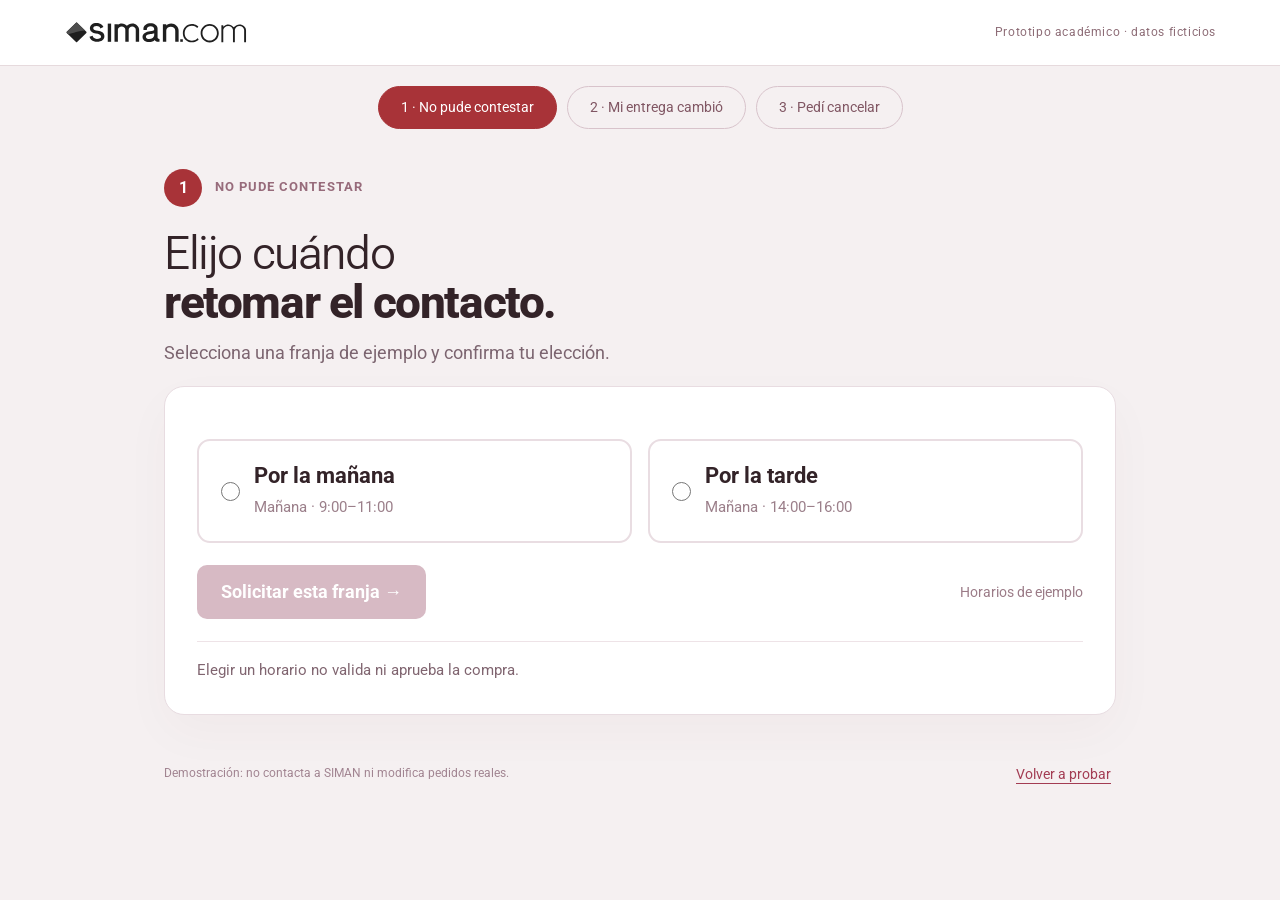
<file: prototipos.html>
<!doctype html><html lang="es"><head><meta charset="utf-8"><meta name="viewport" content="width=device-width,initial-scale=1"><title>Compra Clara · Prueba las soluciones</title><style>
@font-face{font-family:Roboto;src:url('marca/roboto.woff');font-weight:100 900}*{box-sizing:border-box}body{margin:0;font:18px/1.45 Roboto,Arial,sans-serif;color:#332328;background:#f5f0f1}button,input{font:inherit}button{cursor:pointer;min-height:48px}button:focus-visible,input:focus-visible{outline:3px solid #a83338;outline-offset:4px}header{display:flex;justify-content:space-between;align-items:center;gap:20px;padding:22px 5%;background:white;border-bottom:1px solid #e6dadd}header img{width:185px}header small{color:#8d6c76;font-size:12px;letter-spacing:.05em}nav{display:flex;justify-content:center;gap:10px;padding:20px 4%}nav button{background:transparent;color:#805663;border:1px solid #d8c3cb;border-radius:30px;padding:10px 22px;min-height:42px;font-size:14px}nav button[aria-pressed=true]{background:#a83338;color:white;border-color:#a83338}main{max-width:1080px;margin:auto;padding:20px 5% 35px}.top{display:flex;align-items:center;gap:13px;margin-bottom:22px}.number{display:grid;place-items:center;background:#a83338;color:#fff;width:38px;height:38px;border-radius:50%;font-size:16px;font-weight:700}.eyebrow{font-size:13px;font-weight:700;letter-spacing:.08em;text-transform:uppercase;color:#976b7b}h1{font-size:clamp(32px,4vw,46px);line-height:1.08;letter-spacing:-1.4px;font-weight:350;margin:0 0 12px}h1 b{font-weight:800}p{margin:0 0 20px;color:#7c6570}.card{background:white;border:1px solid #e8dce1;border-radius:20px;padding:32px;box-shadow:0 18px 50px #68132e08}.choices{display:grid;grid-template-columns:1fr 1fr;gap:16px;margin:20px 0}.choice{border:2px solid #e9dde2;padding:22px;border-radius:13px;cursor:pointer;display:flex;align-items:center;gap:14px;transition:background .18s,border-color .18s,transform .18s}.choice:hover{border-color:#d7abb9}.choice:has(input:checked){background:#fcf0f4;border-color:#a83338;transform:translateY(-2px)}input{accent-color:#a83338;width:19px;height:19px;margin:0;flex:none}.choice span{display:block}.choice strong{display:block;font-size:22px;line-height:1.2}.choice small{display:block;font-size:15px;color:#9b7f8a;margin-top:8px}.row{display:flex;align-items:center;gap:18px;justify-content:space-between;margin-top:22px;flex-wrap:wrap}.primary{background:#a83338;color:white;border:0;border-radius:10px;padding:14px 24px;font-weight:700;transition:background .18s,transform .18s}.primary:hover{background:#872630}.primary:active{transform:scale(.98)}.primary:disabled{background:#d7bac4;cursor:not-allowed}.secondary{background:transparent;border:1px solid #d9bec8;color:#9b3a50;padding:13px 21px;border-radius:10px}.muted{color:#9b7b87;font-size:14px}.rule{border-top:1px solid #eee3e7;padding-top:18px;margin-top:22px;font-size:15px;color:#806570}.confirm{display:grid;grid-template-columns:70px 1fr;gap:25px;align-items:start;padding:22px 0}.check{display:grid;place-items:center;width:65px;height:65px;border-radius:50%;background:#f5e2e9;color:#a83338;font-size:36px;animation:pop .35s ease-out}.confirm h2{margin:0 0 12px;font-size:31px;letter-spacing:-.7px}.confirm p{margin:0;font-size:21px}.stamp{margin:25px 0 0;padding:20px 24px;background:#faf2f5;border-left:4px solid #a83338;border-radius:0 10px 10px 0;color:#82485d;font-size:17px}.compare{display:grid;grid-template-columns:1fr 48px 1fr;align-items:center;gap:15px}.datecard{padding:28px;background:#f6f2f3;border:1px solid #e9dfe3;border-radius:16px}.datecard.new{background:#f6e4eb;border-color:#e5c2cf}.datecard small{color:#986d7d;font-size:13px;font-weight:700;letter-spacing:.08em}.datecard strong{display:block;font-size:42px;line-height:1.1;margin:17px 0 7px;letter-spacing:-1.5px}.datecard span{font-size:17px;color:#7d5869}.arrow{text-align:center;font-size:31px;color:#a83338}.impact{margin:24px 0 0;padding:18px 22px;background:#fcf5f7;border-radius:12px}.impact strong{display:block;font-size:20px;margin-bottom:7px}.impact p{margin:0;font-size:17px}.timeline{display:grid;grid-template-columns:1fr 1fr 1fr;gap:20px;position:relative;margin:32px 0 22px}.timeline:before{content:'';position:absolute;top:19px;left:30px;right:30px;height:2px;background:#eadbe2}.event{position:relative}.dot{display:grid;place-items:center;background:#f0e6eb;color:#a88b97;width:40px;height:40px;border-radius:50%;font-size:16px;font-weight:800;margin-bottom:20px;transition:background .25s,color .25s}.event.done .dot{background:#a83338;color:white;animation:pop .3s ease-out}.event h3{font-size:21px;line-height:1.2;margin:0 0 10px}.event p{font-size:16px;max-width:230px}.status{padding:14px 20px;background:#f9edf2;border-radius:10px;font-size:19px;color:#8d334f;font-weight:650}.demo-controls{display:flex;justify-content:space-between;align-items:center;gap:20px;margin-top:24px;border-top:1px dashed #dfcbd4;padding-top:18px}.demo-controls small{font-size:13px;color:#a18491}.footer{max-width:1080px;margin:auto;padding:0 5% 25px;display:flex;justify-content:space-between;align-items:center;gap:20px;font-size:12px;color:#a18491}.link{background:none;border:0;padding:5px;color:#a33c53;text-decoration:underline;text-underline-offset:4px;font-size:14px}.animate{animation:reveal .28s ease-out}.live{font-size:14px;color:#93405b;min-height:20px;margin-top:12px}@keyframes reveal{from{opacity:0;transform:translateY(8px)}to{opacity:1;transform:none}}@keyframes pop{from{opacity:.3;transform:scale(.8)}to{opacity:1;transform:scale(1)}}body.embed nav{display:none}body.embed header{padding:14px 4%;height:58px}body.embed header img{width:150px}body.embed main{max-width:1240px;padding:20px 4% 10px}body.embed .top{margin-bottom:12px}body.embed h1{font-size:36px}body.embed .card{padding:25px 30px}body.embed .footer{max-width:1240px;padding:0 4% 12px}body.embed .datecard{padding:22px}body.embed .timeline{margin-top:20px}body.embed .rule{margin-top:15px;padding-top:15px}@media(max-width:650px){header{padding:18px 6%}header img{width:145px}header small{max-width:140px;text-align:right}nav{flex-wrap:wrap;gap:6px}nav button{padding:8px 12px;font-size:12px}.choices{grid-template-columns:1fr}.choice{padding:18px}.card{padding:22px}main{padding:18px 6% 25px}.compare{gap:6px;grid-template-columns:1fr 25px 1fr}.datecard{padding:18px}.datecard strong{font-size:29px}.datecard span{font-size:14px}.arrow{font-size:23px}.timeline{gap:12px}.event h3{font-size:17px}.event p{font-size:14px}.demo-controls{align-items:flex-start;flex-direction:column}.footer{padding:0 6% 20px}body.embed .choice strong{font-size:19px}}@media(prefers-reduced-motion:reduce){*,*:before,*:after{animation:none!important;transition:none!important}}
@media(min-width:900px){body.embed main{display:grid;grid-template-columns:290px minmax(0,1fr);grid-template-rows:auto auto 1fr;column-gap:30px;padding-top:18px;padding-bottom:8px}body.embed .top{grid-column:1;grid-row:1;margin-top:14px}body.embed h1{grid-column:1;grid-row:2;font-size:36px}body.embed main>p{grid-column:1;grid-row:3;font-size:17px;margin-top:8px}body.embed .card{grid-column:2;grid-row:1 / 4;padding:20px 24px;align-self:start}body.embed .datecard{padding:18px}body.embed .datecard strong{font-size:36px;margin-top:10px}body.embed .impact{margin-top:16px;padding:14px 18px}body.embed .impact p{font-size:15px}body.embed .row{margin-top:16px}body.embed .choices{margin-top:8px}body.embed .choice{padding:18px 14px}body.embed .choice strong{font-size:21px}body.embed .timeline{gap:15px;margin:18px 0 10px}body.embed .dot{margin-bottom:10px}body.embed .event h3{font-size:19px}body.embed .event p{font-size:14px;margin-bottom:5px}body.embed .status{font-size:17px}body.embed .demo-controls{margin-top:14px;padding-top:12px}body.embed .demo-controls button{font-size:15px}body.embed .rule{font-size:13px;margin-top:12px;padding-top:10px}body.embed .live{min-height:0;margin-top:0}body.embed .footer{padding-top:7px}}
</style></head><body><header><img src="marca/siman-com-logotipo-tinta.svg" alt="siman.com"><small>Prototipo académico · datos ficticios</small></header><nav aria-label="Probar las soluciones"><button data-scene="contact">1 · No pude contestar</button><button data-scene="changes">2 · Mi entrega cambió</button><button data-scene="receipt">3 · Pedí cancelar</button></nav><main id="main"></main><footer class="footer"><span>Demostración: no contacta a SIMAN ni modifica pedidos reales.</span><button class="link" id="reset">Volver a probar</button></footer><script>
'use strict';const $=s=>document.querySelector(s);const q=new URLSearchParams(location.search);if(q.get('embed')==='1')document.body.classList.add('embed');let scene=['contact','changes','receipt'].includes(q.get('scene'))?q.get('scene'):'contact',slot='',done=false,choice='',confirmed=false;const labels={contact:['1','No pude contestar','Elijo cuándo<br><b>retomar el contacto.</b>','Selecciona una franja de ejemplo y confirma tu elección.'],changes:['2','Mi entrega cambió','Veo la diferencia.<br><b>Decido qué necesito.</b>','Las dos fechas son ficticias y sirven para probar la propuesta.'],receipt:['3','Pedí cancelar','¿Está pendiente<br><b>o ya se confirmó?</b>','El estado muestra la diferencia entre pedir una gestión y completarla.']};
function contact(){if(done)return `<div class="confirm"><div class="check" aria-hidden="true">✓</div><div><h2>Elegiste ${slot.toLowerCase()}.</h2><p>Ya sabes cuándo solicitaste retomar el contacto.</p></div></div><div class="stamp">La validación de la compra sigue pendiente.</div><div class="row"><button class="secondary" data-action="edit">Cambiar mi elección</button><span class="muted">No se reserva una llamada real.</span></div>`;return `<div class="choices"><label class="choice"><input type="radio" name="slot" value="Mañana de 9:00 a 11:00" ${slot.includes('9:00')?'checked':''}><span><strong>Por la mañana</strong><small>Mañana · 9:00–11:00</small></span></label><label class="choice"><input type="radio" name="slot" value="Mañana de 14:00 a 16:00" ${slot.includes('14:00')?'checked':''}><span><strong>Por la tarde</strong><small>Mañana · 14:00–16:00</small></span></label></div><div class="row"><button class="primary" data-action="contact" ${!slot?'disabled':''}>Solicitar esta franja →</button><span class="muted">Horarios de ejemplo</span></div><div class="rule">Elegir un horario no valida ni aprueba la compra.</div>`}
function changes(){if(done)return `<div class="confirm"><div class="check" aria-hidden="true">✓</div><div><h2>${choice==='other'?'Pediste revisar otra opción.':'Viste la nueva estimación.'}</h2><p>${choice==='other'?'La consulta conserva el contexto del cambio.':'Tu preferencia queda registrada en esta demostración.'}</p></div></div><div class="stamp">${choice==='other'?'Revisión pendiente. No se ha confirmado una alternativa.':'La elección no modifica por sí sola una entrega.'}</div><div class="row"><button class="secondary" data-action="edit">Ver el cambio otra vez</button></div>`;return `<div class="compare"><div class="datecard"><small>ANTES</small><strong>Martes 24</strong><span>Estimación anterior</span></div><div class="arrow" aria-hidden="true">→</div><div class="datecard new"><small>AHORA</small><strong>Jueves 26</strong><span>Nueva estimación</span></div></div><div class="impact"><strong>La entrega se desplaza dos días.</strong><p>La actualización debe explicar el motivo confirmado y las opciones que apliquen al pedido.</p></div><div class="row"><button class="primary" data-action="other">Necesito otra opción</button><button class="secondary" data-action="wait">Puedo esperar</button></div>`}
function receipt(){return `<div class="status" role="status">${confirmed?'Ejemplo: cancelación confirmada':'Tu solicitud está recibida; la cancelación sigue pendiente.'}</div><div class="timeline"><div class="event done"><div class="dot">✓</div><h3>Pediste cancelar</h3><p>La solicitud quedó registrada.</p></div><div class="event ${confirmed?'done':''}"><div class="dot">${confirmed?'✓':'2'}</div><h3>${confirmed?'Se revisó':'Falta revisar'}</h3><p>${confirmed?'Se completó la revisión en este ejemplo.':'Se comprueba si puede ejecutarse.'}</p></div><div class="event ${confirmed?'done':''}"><div class="dot">${confirmed?'✓':'3'}</div><h3>${confirmed?'Se confirmó':'Falta confirmar'}</h3><p>${confirmed?'Cancelación confirmada en la simulación.':'Todavía no hay una cancelación confirmada.'}</p></div></div><div class="row"><button class="primary" data-action="download">Guardar comprobante de ejemplo ↓</button><span class="muted">Referencia ficticia: MUESTRA-01</span></div><div class="demo-controls"><small>Control para demostrar el cambio de estado</small><button class="secondary" data-action="simulate">${confirmed?'Volver al estado pendiente':'Ver qué pasa al confirmarse'}</button></div><div class="rule">${confirmed?'Una cancelación confirmada no significa que el dinero ya esté abonado.':'Solicitud recibida no significa cancelación confirmada.'}</div><div class="live" aria-live="polite"></div>`}
function render(focus=false){let l=labels[scene];document.querySelectorAll('[data-scene]').forEach(b=>b.setAttribute('aria-pressed',String(b.dataset.scene===scene)));$('#main').innerHTML=`<div class="top"><span class="number">${l[0]}</span><span class="eyebrow">${l[1]}</span></div><h1 tabindex="-1">${l[2]}</h1><p>${l[3]}</p><section class="card animate" aria-label="Prototipo interactivo">${scene==='contact'?contact():scene==='changes'?changes():receipt()}</section>`;if(focus)$('h1').focus({preventScroll:true})}
function reset(){slot='';done=false;choice='';confirmed=false;render(true)}
document.addEventListener('change',e=>{if(e.target.name==='slot'){slot=e.target.value;$('[data-action="contact"]').disabled=false}});
document.addEventListener('click',e=>{let b=e.target.closest('button');if(!b)return;if(b.dataset.scene){scene=b.dataset.scene;reset();return}if(b.id==='reset'){reset();return}let a=b.dataset.action;if(a==='contact'&&slot){done=true;render(true)}if(a==='edit'){done=false;render(true)}if(a==='other'||a==='wait'){choice=a;done=true;render(true)}if(a==='simulate'){confirmed=!confirmed;render(true)}if(a==='download'){let text=`COMPRA CLARA · EJEMPLO ACADÉMICO\nNo es un documento oficial de SIMAN.\nReferencia ficticia: MUESTRA-01\nSolicitaste: cancelar el pedido de ejemplo\nSituación: ${confirmed?'cancelación confirmada en simulación':'solicitud recibida; revisión pendiente'}\nDinero: sin abono confirmado\nNo modifica pedidos ni demuestra una gestión real.`;let u=URL.createObjectURL(new Blob([text],{type:'text/plain;charset=utf-8'})),link=document.createElement('a');link.href=u;link.download='Compra_Clara_Comprobante_EJEMPLO.txt';link.click();setTimeout(()=>URL.revokeObjectURL(u),3000);$('.live').textContent='Comprobante ficticio preparado para guardar.'}});render();
</script></body></html>
</file>
